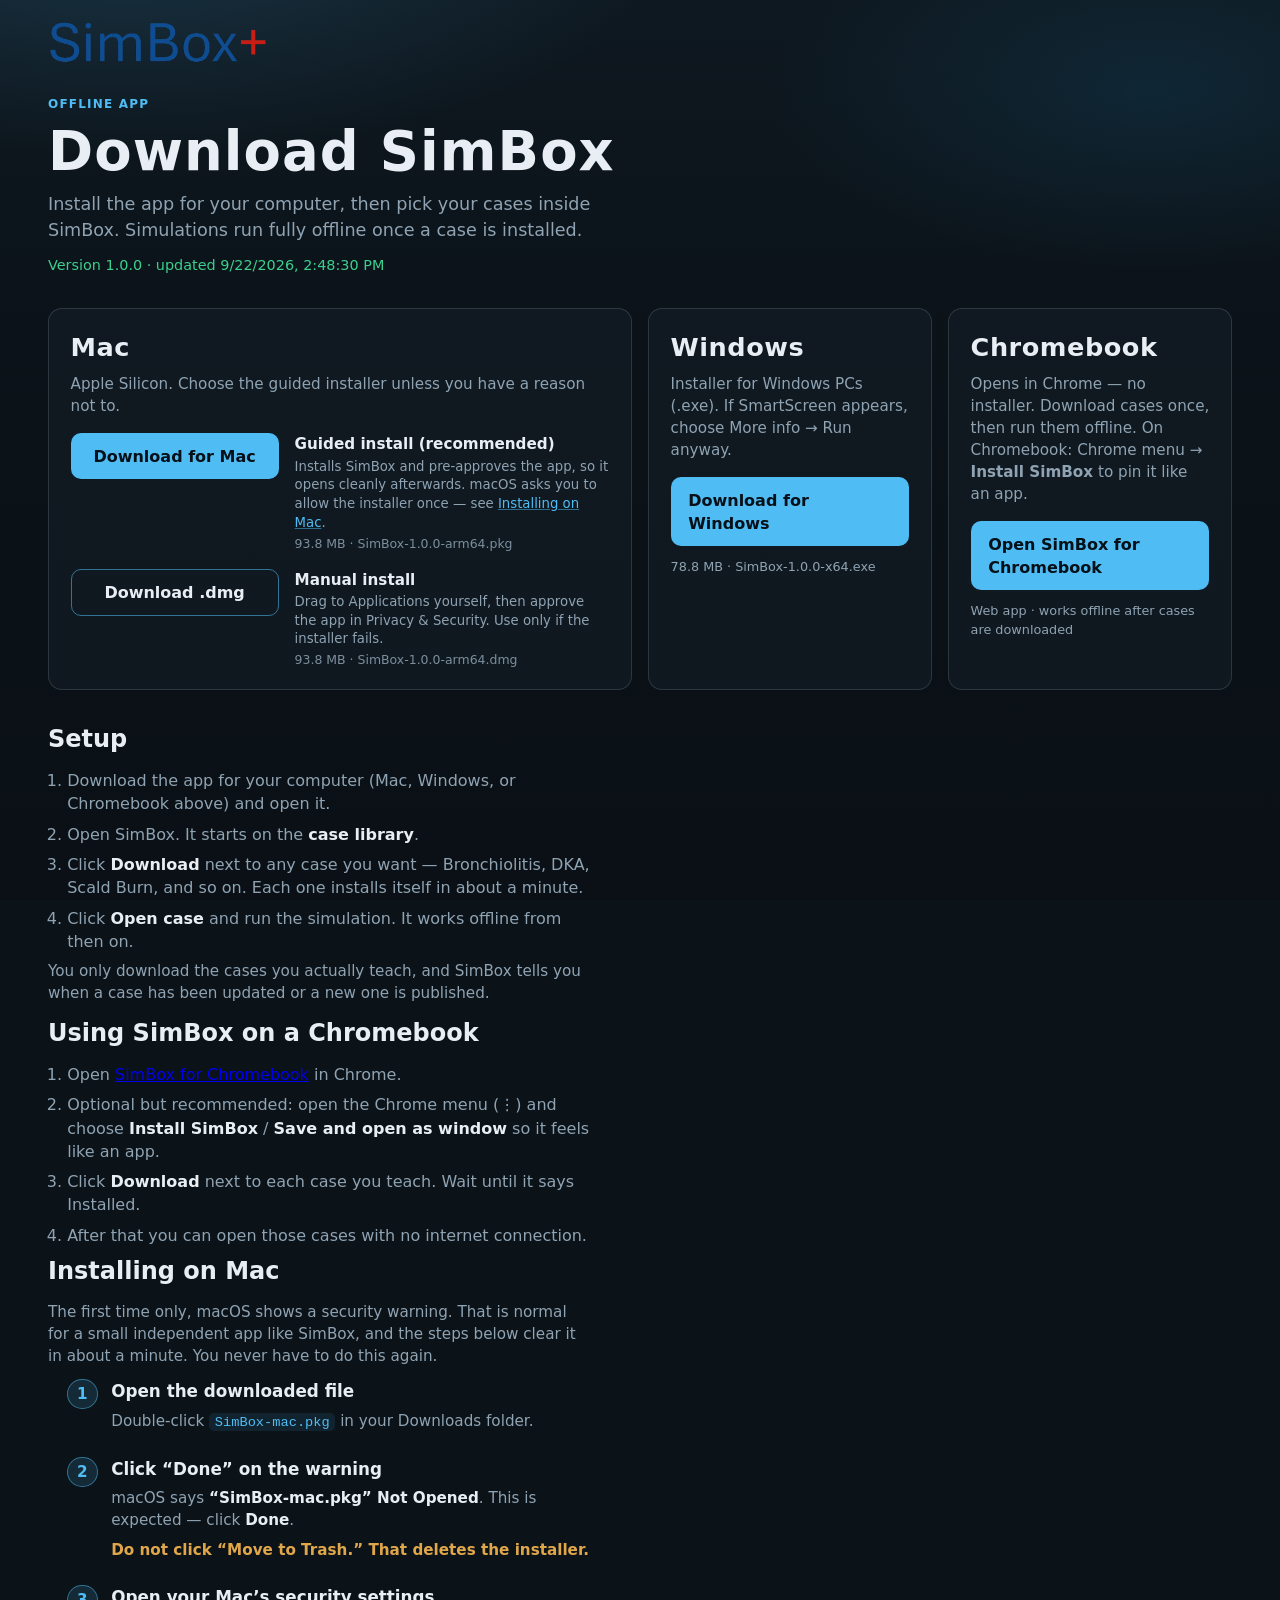
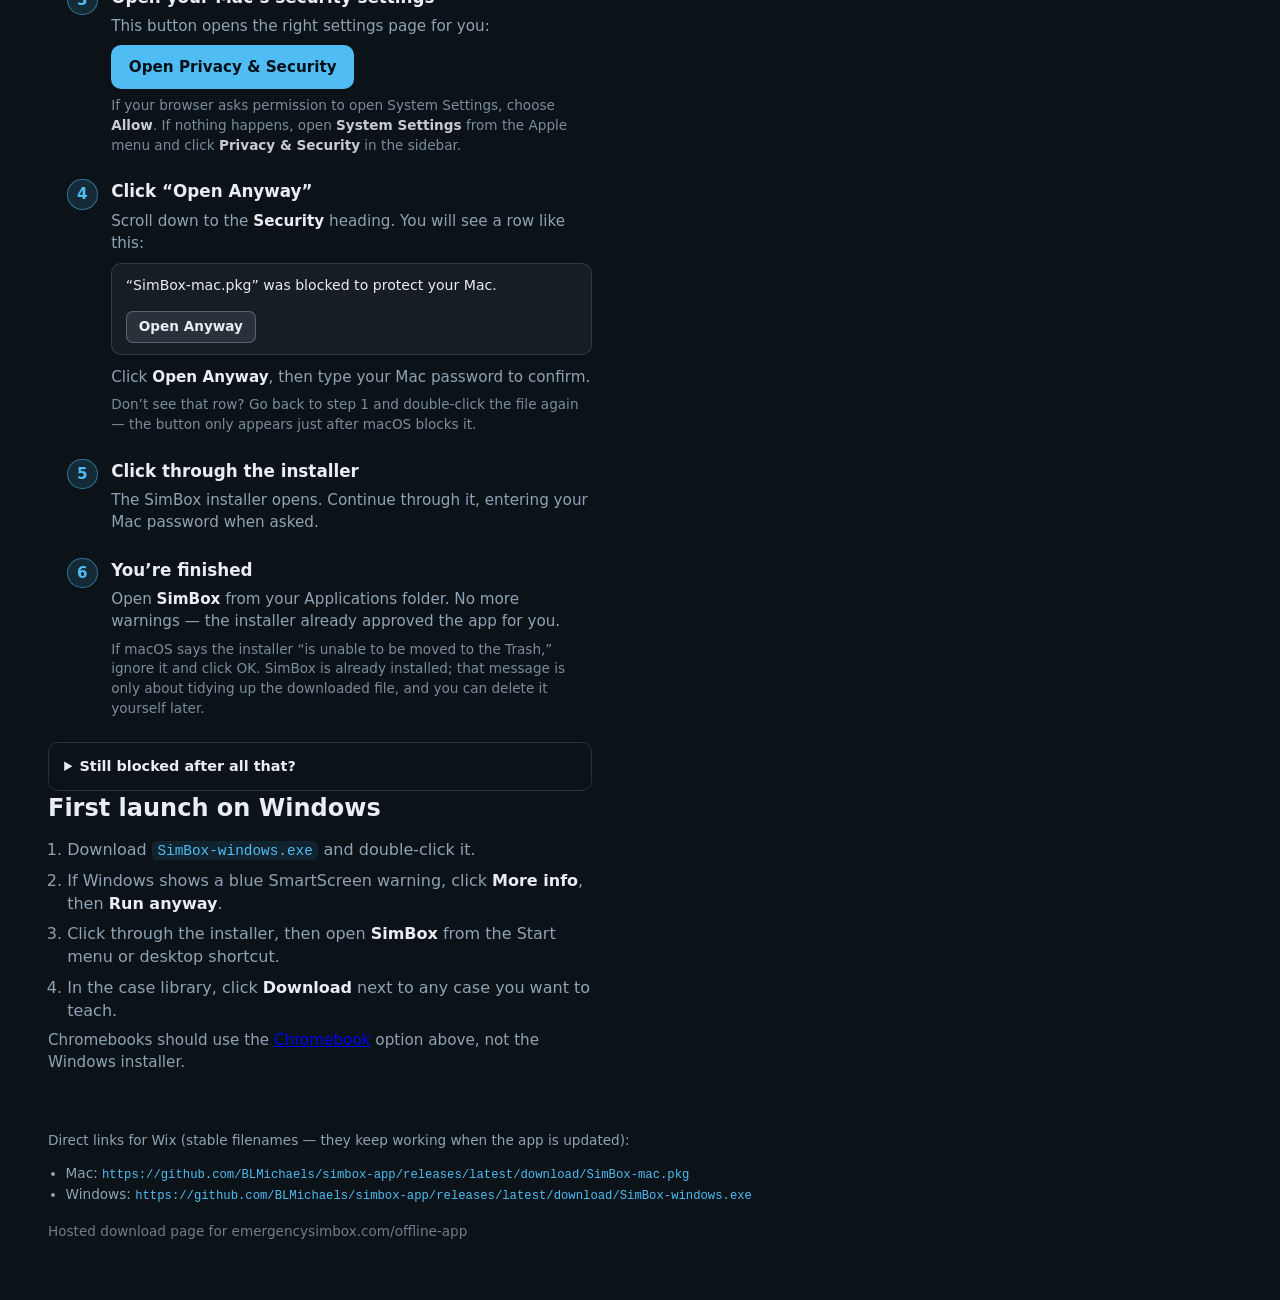
<file: docs/index.html>
<!DOCTYPE html>
<html lang="en">
<head>
  <meta charset="utf-8" />
  <meta name="viewport" content="width=device-width, initial-scale=1" />
  <title>Download SimBox — Offline App</title>
  <meta name="description" content="Download the SimBox offline app for Mac or Windows. Cases download inside the app." />
  <!-- Bump ?v= when styles.css or app.js changes, so browsers don't serve stale assets. -->
  <link rel="stylesheet" href="./styles.css?v=11" />
</head>
<body>
  <div class="atmosphere" aria-hidden="true"></div>

  <header class="top">
    <img class="brand-logo" src="./assets/simbox-logo.png" alt="SimBox+" width="220" height="44" />
  </header>

  <main class="hero">
    <p class="eyebrow">Offline app</p>
    <h1>Download SimBox</h1>
    <p class="lede">
      Install the app for your computer, then pick your cases inside SimBox.
      Simulations run fully offline once a case is installed.
    </p>
    <p class="version" id="version-line">Checking latest build…</p>
  </main>

  <section class="downloads" aria-label="Downloads">
    <article class="card" id="card-mac">
      <h2>Mac</h2>
      <p>Apple Silicon. Choose the guided installer unless you have a reason not to.</p>

      <div class="options">
        <div class="option" id="option-mac">
          <a class="btn" id="btn-mac" href="./files/SimBox-mac.pkg" download>Download for Mac</a>
          <div class="option-text">
            <span class="option-label">Guided install (recommended)</span>
            <span class="option-note">Installs SimBox and pre-approves the app, so it opens cleanly afterwards. macOS asks you to allow the installer once — see <a href="#mac-install">Installing on Mac</a>.</span>
            <span class="option-meta" id="meta-mac"></span>
          </div>
        </div>

        <div class="option" id="option-mac-dmg" hidden>
          <a class="btn btn-secondary" id="btn-mac-dmg" href="./files/SimBox-mac.dmg" download>Download .dmg</a>
          <div class="option-text">
            <span class="option-label">Manual install</span>
            <span class="option-note">Drag to Applications yourself, then approve the app in Privacy &amp; Security. Use only if the installer fails.</span>
            <span class="option-meta" id="meta-mac-dmg"></span>
          </div>
        </div>
      </div>
    </article>

    <article class="card" id="card-mac-intel" hidden>
      <h2>Mac (Intel)</h2>
      <p>For older Intel Macs.</p>
      <a class="btn" id="btn-mac-intel" href="./files/SimBox-mac-intel.dmg" download>Download for Mac (Intel)</a>
      <p class="meta" id="meta-mac-intel"></p>
    </article>

    <article class="card" id="card-windows">
      <h2>Windows</h2>
      <p>
        Installer for Windows PCs (.exe). If SmartScreen appears, choose More info → Run anyway.
      </p>
      <a class="btn" id="btn-windows" href="./files/SimBox-windows.exe" download>Download for Windows</a>
      <p class="meta" id="meta-windows"></p>
    </article>

    <article class="card" id="card-chromeos">
      <h2>Chromebook</h2>
      <p>
        Opens in Chrome — no installer. Download cases once, then run them offline.
        On Chromebook: Chrome menu → <strong>Install SimBox</strong> to pin it like an app.
      </p>
      <a class="btn" id="btn-chromeos" href="https://blmichaels.github.io/simbox-app/play/">Open SimBox for Chromebook</a>
      <p class="meta">Web app · works offline after cases are downloaded</p>
    </article>

    <article class="card" id="card-linux" hidden>
      <h2>Linux</h2>
      <p>AppImage. Run <code>chmod +x</code> on the file before opening.</p>
      <a class="btn" id="btn-linux" href="./files/SimBox-linux.AppImage" download>Download for Linux</a>
      <p class="meta" id="meta-linux"></p>
    </article>

  </section>

  <section class="howto">
    <h2>Setup</h2>
    <ol>
      <li>Download the app for your computer (Mac, Windows, or Chromebook above) and open it.</li>
      <li>Open SimBox. It starts on the <strong>case library</strong>.</li>
      <li>
        Click <strong>Download</strong> next to any case you want — Bronchiolitis, DKA, Scald
        Burn, and so on. Each one installs itself in about a minute.
      </li>
      <li>Click <strong>Open case</strong> and run the simulation. It works offline from then on.</li>
    </ol>
    <p class="note">
      You only download the cases you actually teach, and SimBox tells you when a case has been
      updated or a new one is published.
    </p>

    <h2 id="chromebook">Using SimBox on a Chromebook</h2>
    <ol>
      <li>Open <a href="https://blmichaels.github.io/simbox-app/play/">SimBox for Chromebook</a> in Chrome.</li>
      <li>
        Optional but recommended: open the Chrome menu (⋮) and choose
        <strong>Install SimBox</strong> / <strong>Save and open as window</strong> so it feels like an app.
      </li>
      <li>Click <strong>Download</strong> next to each case you teach. Wait until it says Installed.</li>
      <li>After that you can open those cases with no internet connection.</li>
    </ol>

    <h2 id="mac-install">Installing on Mac</h2>
    <p class="note">
      The first time only, macOS shows a security warning. That is normal for a small
      independent app like SimBox, and the steps below clear it in about a minute. You never
      have to do this again.
    </p>

    <ol class="walkthrough">
      <li>
        <h3>Open the downloaded file</h3>
        <p>Double-click <code>SimBox-mac.pkg</code> in your Downloads folder.</p>
      </li>

      <li>
        <h3>Click &ldquo;Done&rdquo; on the warning</h3>
        <p>
          macOS says <strong>&ldquo;SimBox-mac.pkg&rdquo; Not Opened</strong>. This is expected —
          click <strong>Done</strong>.
        </p>
        <p class="careful">Do not click &ldquo;Move to Trash.&rdquo; That deletes the installer.</p>
      </li>

      <li>
        <h3>Open your Mac&rsquo;s security settings</h3>
        <p>This button opens the right settings page for you:</p>
        <p>
          <a class="btn" href="x-apple.systempreferences:com.apple.settings.PrivacySecurity.extension">
            Open Privacy &amp; Security
          </a>
        </p>
        <p class="hint">
          If your browser asks permission to open System Settings, choose <strong>Allow</strong>.
          If nothing happens, open <strong>System Settings</strong> from the Apple menu and click
          <strong>Privacy &amp; Security</strong> in the sidebar.
        </p>
      </li>

      <li>
        <h3>Click &ldquo;Open Anyway&rdquo;</h3>
        <p>Scroll down to the <strong>Security</strong> heading. You will see a row like this:</p>
        <div class="settings-mock" aria-hidden="true">
          <span class="settings-mock-text">&ldquo;SimBox-mac.pkg&rdquo; was blocked to protect your Mac.</span>
          <span class="settings-mock-btn">Open Anyway</span>
        </div>
        <p>Click <strong>Open Anyway</strong>, then type your Mac password to confirm.</p>
        <p class="hint">
          Don&rsquo;t see that row? Go back to step 1 and double-click the file again — the button
          only appears just after macOS blocks it.
        </p>
      </li>

      <li>
        <h3>Click through the installer</h3>
        <p>
          The SimBox installer opens. Continue through it, entering your Mac password when asked.
        </p>
      </li>

      <li>
        <h3>You&rsquo;re finished</h3>
        <p>
          Open <strong>SimBox</strong> from your Applications folder. No more warnings — the
          installer already approved the app for you.
        </p>
        <p class="hint">
          If macOS says the installer &ldquo;is unable to be moved to the Trash,&rdquo; ignore it and
          click OK. SimBox is already installed; that message is only about tidying up the
          downloaded file, and you can delete it yourself later.
        </p>
      </li>
    </ol>

    <details class="fallback">
      <summary>Still blocked after all that?</summary>
      <p>
        Open the <strong>Terminal</strong> app, paste the line below, press Return, then double-click
        the installer again. This removes the download flag macOS put on the file.
      </p>
      <p><code>xattr -d com.apple.quarantine ~/Downloads/SimBox-mac.pkg</code></p>
      <p>
        If you would rather not do that, send the file back to us and we can install SimBox with you
        directly.
      </p>
    </details>

    <h2>First launch on Windows</h2>
    <ol>
      <li>Download <code>SimBox-windows.exe</code> and double-click it.</li>
      <li>If Windows shows a blue SmartScreen warning, click <strong>More info</strong>, then <strong>Run anyway</strong>.</li>
      <li>Click through the installer, then open <strong>SimBox</strong> from the Start menu or desktop shortcut.</li>
      <li>In the case library, click <strong>Download</strong> next to any case you want to teach.</li>
    </ol>
    <p class="note">
      Chromebooks should use the <a href="#chromebook">Chromebook</a> option above, not the Windows installer.
    </p>
  </section>

  <footer class="foot">
    <p>
      Direct links for Wix (stable filenames — they keep working when the app is updated):
    </p>
    <ul class="direct-links">
      <li>Mac: <code id="url-mac">./files/SimBox-mac.pkg</code></li>
      <li>Windows: <code id="url-windows">./files/SimBox-windows.exe</code></li>
    </ul>
    <p class="muted">Hosted download page for emergencysimbox.com/offline-app</p>
  </footer>

  <script src="./app.js?v=11"></script>
</body>
</html>
</file>
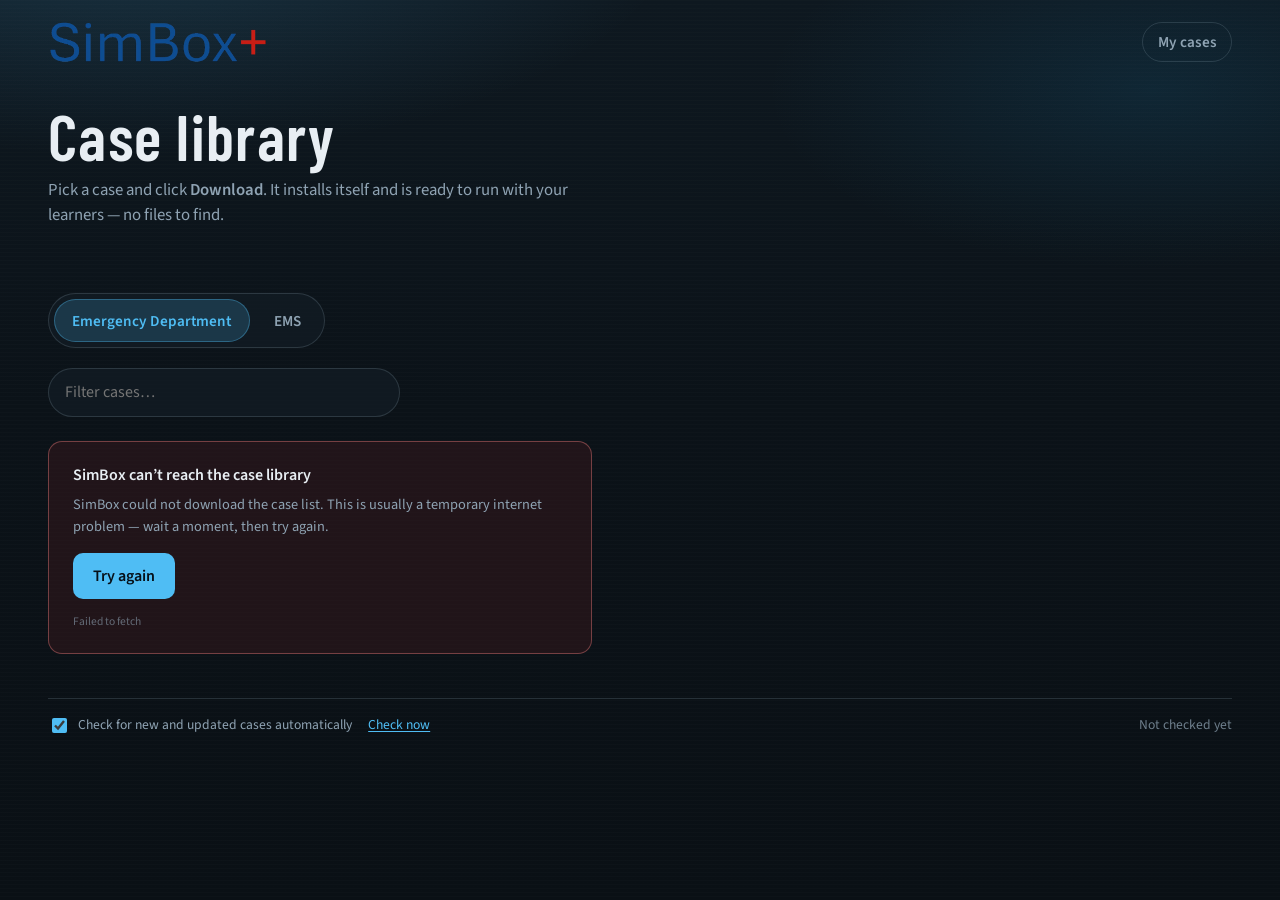
<file: docs/play/library.html>
<!DOCTYPE html>
<html lang="en">
<head>
  <meta charset="utf-8" />
  <meta name="viewport" content="width=device-width, initial-scale=1" />
  <title>SimBox — Case Library</title>
  <link rel="manifest" href="manifest.webmanifest" />
  <link rel="icon" type="image/png" sizes="192x192" href="icon-192.png" />
  <link rel="apple-touch-icon" href="icon-512.png" />
  <meta name="theme-color" content="#0b1218" />
  <link rel="stylesheet" href="fonts/fonts.css" />
  <link rel="stylesheet" href="home.css" />
  <link rel="stylesheet" href="library.css" />
  <script src="pwa-boot.js"></script>
</head>
<body>
  <div class="atmosphere" aria-hidden="true"></div>

  <header class="top">
    <a class="brand" href="index.html" aria-label="SimBox+ home">
      <img class="brand-logo" src="simbox-logo.png" alt="SimBox+" width="220" height="44" />
    </a>
    <a class="lib-header-link" href="index.html" id="picker-link">My cases</a>
  </header>

  <main class="hero">
    <h1>Case library</h1>
    <p class="lede">
      Pick a case and click <strong>Download</strong>. It installs itself and is ready to run
      with your learners — no files to find.
    </p>
  </main>

  <section class="cases" aria-label="Case library">
    <div class="lib-updates" id="update-banner" hidden>
      <div>
        <p class="lib-updates-title" id="update-title"></p>
        <p class="lib-updates-text" id="update-text"></p>
      </div>
      <button type="button" class="btn-primary" id="update-all-btn">Update all</button>
    </div>

    <p class="lib-status" id="library-status" role="status" aria-live="polite">Loading cases…</p>

    <div class="section-toggle" role="tablist" aria-label="Case section">
      <button
        type="button"
        class="section-tab is-active"
        role="tab"
        id="tab-ed"
        aria-selected="true"
        aria-controls="library-grid"
        data-section="ed"
      >
        Emergency Department
      </button>
      <button
        type="button"
        class="section-tab"
        role="tab"
        id="tab-ems"
        aria-selected="false"
        aria-controls="library-grid"
        data-section="ems"
      >
        EMS
      </button>
    </div>

    <div class="cases-toolbar">
      <label class="search-wrap">
        <span class="sr-only">Search cases</span>
        <input id="search" type="search" placeholder="Filter cases…" autocomplete="off" />
      </label>
      <p class="count" id="case-count"></p>
    </div>

    <div class="lib-offline" id="library-offline" hidden>
      <p class="lib-offline-title">SimBox can’t reach the case library</p>
      <p class="lib-offline-text" id="library-offline-text">
        This usually means the computer is offline. Connect to the internet, then try again.
      </p>
      <button type="button" class="btn-primary" id="retry-btn">Try again</button>
      <p class="lib-offline-detail" id="library-offline-detail" hidden></p>
    </div>

    <div class="grid" id="library-grid"></div>

    <p class="lib-empty" id="empty" hidden>No cases match that search.</p>

    <div class="lib-settings">
      <label class="lib-toggle">
        <input type="checkbox" id="auto-check" />
        <span>Check for new and updated cases automatically</span>
      </label>
      <button type="button" class="lib-check-now" id="check-now-btn">Check now</button>
      <span class="lib-checked" id="last-checked"></span>
    </div>
  </section>

  <script src="library.js"></script>
</body>
</html>
</file>
<file: docs/styles.css>
:root {
  --bg: #0b1218;
  --bg-elevated: #121c24;
  --ink: #e8eef3;
  --muted: #8fa3b3;
  --line: rgba(143, 163, 179, 0.22);
  --accent: #4fbdf4;
  --ok: #3dcf8e;
  --warn: #e0a64a;
  --radius: 14px;
  --font-display: "Barlow Condensed", "Arial Narrow", system-ui, sans-serif;
  --font-body: "Source Sans 3", "Segoe UI", system-ui, sans-serif;
}

*,
*::before,
*::after {
  box-sizing: border-box;
}

html,
body {
  margin: 0;
  min-height: 100%;
}

body {
  font-family: var(--font-body);
  color: var(--ink);
  background: var(--bg);
  line-height: 1.45;
}

.atmosphere {
  position: fixed;
  inset: 0;
  z-index: -1;
  background:
    radial-gradient(ellipse 80% 50% at 10% -10%, rgba(79, 189, 244, 0.18), transparent 55%),
    radial-gradient(ellipse 60% 40% at 90% 10%, rgba(26, 122, 168, 0.16), transparent 50%),
    linear-gradient(180deg, #0e1820 0%, #0b1218 45%, #0a1015 100%);
}

.top {
  padding: 1.25rem clamp(1.25rem, 4vw, 3rem) 0;
}

.brand-logo {
  display: block;
  height: clamp(2rem, 4.5vw, 2.75rem);
  width: auto;
  background: transparent;
}

.hero {
  padding: 2rem clamp(1.25rem, 4vw, 3rem) 1.5rem;
  max-width: 44rem;
}

.eyebrow {
  margin: 0 0 0.6rem;
  color: var(--accent);
  font-size: 0.75rem;
  font-weight: 700;
  letter-spacing: 0.1em;
  text-transform: uppercase;
}

.hero h1 {
  margin: 0 0 0.75rem;
  font-family: var(--font-display);
  font-size: clamp(2.4rem, 6vw, 3.4rem);
  font-weight: 700;
  letter-spacing: 0.02em;
  line-height: 1.05;
}

.lede {
  margin: 0 0 0.75rem;
  color: var(--muted);
  font-size: 1.1rem;
}

.version {
  margin: 0;
  color: var(--ok);
  font-size: 0.9rem;
}

.downloads {
  display: grid;
  grid-template-columns: repeat(auto-fit, minmax(240px, 1fr));
  gap: 1rem;
  padding: 0.5rem clamp(1.25rem, 4vw, 3rem) 2rem;
}

.card {
  padding: 1.25rem 1.35rem;
  border: 1px solid var(--line);
  border-radius: var(--radius);
  background: rgba(18, 28, 36, 0.72);
}

.card[hidden] {
  display: none !important;
}

.card.unavailable {
  opacity: 0.55;
}

.card h2 {
  margin: 0 0 0.45rem;
  font-family: var(--font-display);
  font-size: 1.6rem;
  font-weight: 600;
  letter-spacing: 0.02em;
}

.card p {
  margin: 0 0 1rem;
  color: var(--muted);
  font-size: 0.95rem;
}

.btn {
  display: inline-flex;
  align-items: center;
  justify-content: center;
  padding: 0.7rem 1.1rem;
  border-radius: 10px;
  background: var(--accent);
  color: #061018;
  font-weight: 700;
  text-decoration: none;
  transition: transform 0.15s ease, background 0.15s ease, opacity 0.15s ease;
}

.btn:hover {
  transform: translateY(-1px);
  background: #6ecaf7;
}

.btn.disabled,
.card.unavailable .btn,
.option.unavailable .btn {
  pointer-events: none;
  opacity: 0.5;
}

/* Mac ships two installers in one card, so it needs room for stacked rows. */
@media (min-width: 640px) {
  #card-mac {
    grid-column: span 2;
  }
}

.options {
  display: flex;
  flex-direction: column;
  gap: 1rem;
}

.option {
  display: flex;
  align-items: flex-start;
  gap: 1rem;
  flex-wrap: wrap;
}

.option[hidden] {
  display: none !important;
}

.option .btn {
  flex: 0 0 auto;
  min-width: min(13rem, 100%);
}

.option-text {
  display: flex;
  flex-direction: column;
  gap: 0.15rem;
  min-width: 0;
  flex: 1 1 14rem;
}

.option-label {
  color: var(--ink);
  font-size: 0.95rem;
  font-weight: 600;
}

.option-note {
  color: var(--muted);
  font-size: 0.83rem;
  line-height: 1.4;
}

.option-meta {
  color: var(--muted);
  font-size: 0.78rem;
  opacity: 0.85;
}

.option-note a {
  color: var(--accent);
  text-decoration-color: rgba(79, 189, 244, 0.5);
}

.btn-secondary {
  background: transparent;
  color: var(--ink);
  border: 1px solid rgba(79, 189, 244, 0.55);
}

.btn-secondary:hover {
  background: rgba(79, 189, 244, 0.12);
}

.meta {
  margin: 0.75rem 0 0 !important;
  font-size: 0.8rem !important;
  color: var(--muted);
}

.howto {
  padding: 0 clamp(1.25rem, 4vw, 3rem) 2rem;
  max-width: 40rem;
}

.howto h2 {
  margin: 0 0 0.75rem;
  font-family: var(--font-display);
  font-size: 1.5rem;
  font-weight: 600;
}

.howto ol {
  margin: 0;
  padding-left: 1.2rem;
  color: var(--muted);
}

.howto li {
  margin-bottom: 0.45rem;
}

.howto h2 + .note {
  margin-top: 0;
}

.howto .note {
  margin: 0 0 0.75rem;
  color: var(--muted);
  font-size: 0.95rem;
}

.howto code {
  padding: 0.1rem 0.35rem;
  border-radius: 5px;
  background: rgba(79, 189, 244, 0.1);
  color: var(--accent);
  word-break: break-all;
}

.howto strong {
  color: var(--ink);
}

/* Numbered walkthrough for the one-time macOS security prompt. */
.walkthrough {
  margin: 1.25rem 0 1.5rem;
  padding: 0;
  list-style: none;
  counter-reset: step;
}

.walkthrough > li {
  position: relative;
  margin: 0 0 1.5rem;
  padding-left: 2.75rem;
  counter-increment: step;
}

.walkthrough > li::before {
  content: counter(step);
  position: absolute;
  top: 0;
  left: 0;
  display: grid;
  place-items: center;
  width: 1.9rem;
  height: 1.9rem;
  border: 1px solid rgba(79, 189, 244, 0.5);
  border-radius: 50%;
  background: rgba(79, 189, 244, 0.14);
  color: var(--accent);
  font-size: 0.95rem;
  font-weight: 700;
}

.walkthrough h3 {
  margin: 0.15rem 0 0.4rem;
  color: var(--ink);
  font-size: 1.05rem;
  font-weight: 600;
}

.walkthrough p {
  margin: 0 0 0.45rem;
  color: var(--muted);
  font-size: 0.95rem;
}

.walkthrough .careful {
  color: var(--warn);
  font-weight: 600;
}

.walkthrough .hint {
  font-size: 0.85rem;
  opacity: 0.85;
}

/* Mimics the System Settings row so users recognize what to look for. */
.settings-mock {
  display: flex;
  align-items: center;
  justify-content: space-between;
  gap: 1rem;
  flex-wrap: wrap;
  margin: 0.55rem 0 0.7rem;
  padding: 0.7rem 0.85rem;
  border: 1px solid var(--line);
  border-radius: 10px;
  background: rgba(232, 238, 243, 0.05);
}

.settings-mock-text {
  color: var(--ink);
  font-size: 0.88rem;
}

.settings-mock-btn {
  padding: 0.3rem 0.75rem;
  border: 1px solid rgba(143, 163, 179, 0.45);
  border-radius: 7px;
  background: rgba(143, 163, 179, 0.16);
  color: var(--ink);
  font-size: 0.85rem;
  font-weight: 600;
  white-space: nowrap;
}

.fallback {
  margin: 1.25rem 0 0;
  padding: 0.8rem 0.95rem;
  border: 1px solid var(--line);
  border-radius: 10px;
  color: var(--muted);
  font-size: 0.9rem;
}

.fallback summary {
  cursor: pointer;
  color: var(--ink);
  font-weight: 600;
}

.fallback p {
  margin: 0.65rem 0 0;
}

.foot {
  padding: 0 clamp(1.25rem, 4vw, 3rem) 3rem;
  color: var(--muted);
  font-size: 0.85rem;
}

.direct-links {
  margin: 0.5rem 0 1rem;
  padding-left: 1.1rem;
}

.direct-links code {
  color: var(--accent);
  word-break: break-all;
}

.muted {
  opacity: 0.75;
}

code {
  font-family: ui-monospace, SFMono-Regular, Menlo, Consolas, monospace;
  font-size: 0.9em;
}
</file>
<file: docs/play/fonts/fonts.css>
/* Self-hosted for offline use (SIL Open Font License). */

@font-face {
  font-family: "Barlow Condensed";
  font-style: normal;
  font-weight: 600;
  font-display: swap;
  src: url("./barlow-condensed-600-ext.woff2") format("woff2");
  unicode-range: U+0100-02BA, U+02BD-02C5, U+02C7-02CC, U+02CE-02D7, U+02DD-02FF, U+0304, U+0308, U+0329, U+1D00-1DBF, U+1E00-1E9F, U+1EF2-1EFF, U+2020, U+20A0-20AB, U+20AD-20C0, U+2113, U+2C60-2C7F, U+A720-A7FF;
}

@font-face {
  font-family: "Barlow Condensed";
  font-style: normal;
  font-weight: 600;
  font-display: swap;
  src: url("./barlow-condensed-600.woff2") format("woff2");
  unicode-range: U+0000-00FF, U+0131, U+0152-0153, U+02BB-02BC, U+02C6, U+02DA, U+02DC, U+0304, U+0308, U+0329, U+2000-206F, U+20AC, U+2122, U+2191, U+2193, U+2212, U+2215, U+FEFF, U+FFFD;
}

@font-face {
  font-family: "Barlow Condensed";
  font-style: normal;
  font-weight: 700;
  font-display: swap;
  src: url("./barlow-condensed-700-ext.woff2") format("woff2");
  unicode-range: U+0100-02BA, U+02BD-02C5, U+02C7-02CC, U+02CE-02D7, U+02DD-02FF, U+0304, U+0308, U+0329, U+1D00-1DBF, U+1E00-1E9F, U+1EF2-1EFF, U+2020, U+20A0-20AB, U+20AD-20C0, U+2113, U+2C60-2C7F, U+A720-A7FF;
}

@font-face {
  font-family: "Barlow Condensed";
  font-style: normal;
  font-weight: 700;
  font-display: swap;
  src: url("./barlow-condensed-700.woff2") format("woff2");
  unicode-range: U+0000-00FF, U+0131, U+0152-0153, U+02BB-02BC, U+02C6, U+02DA, U+02DC, U+0304, U+0308, U+0329, U+2000-206F, U+20AC, U+2122, U+2191, U+2193, U+2212, U+2215, U+FEFF, U+FFFD;
}

@font-face {
  font-family: "Source Sans 3";
  font-style: normal;
  font-weight: 400;
  font-display: swap;
  src: url("./source-sans-3-400-ext.woff2") format("woff2");
  unicode-range: U+0100-02BA, U+02BD-02C5, U+02C7-02CC, U+02CE-02D7, U+02DD-02FF, U+0304, U+0308, U+0329, U+1D00-1DBF, U+1E00-1E9F, U+1EF2-1EFF, U+2020, U+20A0-20AB, U+20AD-20C0, U+2113, U+2C60-2C7F, U+A720-A7FF;
}

@font-face {
  font-family: "Source Sans 3";
  font-style: normal;
  font-weight: 400;
  font-display: swap;
  src: url("./source-sans-3-400.woff2") format("woff2");
  unicode-range: U+0000-00FF, U+0131, U+0152-0153, U+02BB-02BC, U+02C6, U+02DA, U+02DC, U+0304, U+0308, U+0329, U+2000-206F, U+20AC, U+2122, U+2191, U+2193, U+2212, U+2215, U+FEFF, U+FFFD;
}

@font-face {
  font-family: "Source Sans 3";
  font-style: normal;
  font-weight: 500;
  font-display: swap;
  src: url("./source-sans-3-500-ext.woff2") format("woff2");
  unicode-range: U+0100-02BA, U+02BD-02C5, U+02C7-02CC, U+02CE-02D7, U+02DD-02FF, U+0304, U+0308, U+0329, U+1D00-1DBF, U+1E00-1E9F, U+1EF2-1EFF, U+2020, U+20A0-20AB, U+20AD-20C0, U+2113, U+2C60-2C7F, U+A720-A7FF;
}

@font-face {
  font-family: "Source Sans 3";
  font-style: normal;
  font-weight: 500;
  font-display: swap;
  src: url("./source-sans-3-500.woff2") format("woff2");
  unicode-range: U+0000-00FF, U+0131, U+0152-0153, U+02BB-02BC, U+02C6, U+02DA, U+02DC, U+0304, U+0308, U+0329, U+2000-206F, U+20AC, U+2122, U+2191, U+2193, U+2212, U+2215, U+FEFF, U+FFFD;
}

@font-face {
  font-family: "Source Sans 3";
  font-style: normal;
  font-weight: 600;
  font-display: swap;
  src: url("./source-sans-3-600-ext.woff2") format("woff2");
  unicode-range: U+0100-02BA, U+02BD-02C5, U+02C7-02CC, U+02CE-02D7, U+02DD-02FF, U+0304, U+0308, U+0329, U+1D00-1DBF, U+1E00-1E9F, U+1EF2-1EFF, U+2020, U+20A0-20AB, U+20AD-20C0, U+2113, U+2C60-2C7F, U+A720-A7FF;
}

@font-face {
  font-family: "Source Sans 3";
  font-style: normal;
  font-weight: 600;
  font-display: swap;
  src: url("./source-sans-3-600.woff2") format("woff2");
  unicode-range: U+0000-00FF, U+0131, U+0152-0153, U+02BB-02BC, U+02C6, U+02DA, U+02DC, U+0304, U+0308, U+0329, U+2000-206F, U+20AC, U+2122, U+2191, U+2193, U+2212, U+2215, U+FEFF, U+FFFD;
}
</file>
<file: docs/play/home.css>
:root {
  --bg: #0b1218;
  --bg-elevated: #121c24;
  --ink: #e8eef3;
  --muted: #8fa3b3;
  --line: rgba(143, 163, 179, 0.22);
  --accent: #4fbdf4;
  --accent-deep: #1a7aa8;
  --ok: #3dcf8e;
  --warn: #e0a64a;
  --radius: 14px;
  --font-display: "Barlow Condensed", system-ui, sans-serif;
  --font-body: "Source Sans 3", system-ui, sans-serif;
}

*,
*::before,
*::after {
  box-sizing: border-box;
}

html,
body {
  margin: 0;
  min-height: 100%;
}

body {
  font-family: var(--font-body);
  color: var(--ink);
  background: var(--bg);
  line-height: 1.45;
}

.atmosphere {
  position: fixed;
  inset: 0;
  z-index: -1;
  background:
    radial-gradient(ellipse 80% 50% at 10% -10%, rgba(79, 189, 244, 0.18), transparent 55%),
    radial-gradient(ellipse 60% 40% at 90% 10%, rgba(26, 122, 168, 0.16), transparent 50%),
    linear-gradient(180deg, #0e1820 0%, #0b1218 45%, #0a1015 100%);
}

.atmosphere::after {
  content: "";
  position: absolute;
  inset: 0;
  background-image: linear-gradient(rgba(255, 255, 255, 0.03) 1px, transparent 1px);
  background-size: 100% 4px;
  opacity: 0.35;
  pointer-events: none;
}

.sr-only {
  position: absolute;
  width: 1px;
  height: 1px;
  padding: 0;
  margin: -1px;
  overflow: hidden;
  clip: rect(0, 0, 0, 0);
  border: 0;
}

.top {
  display: flex;
  align-items: center;
  justify-content: space-between;
  gap: 1rem;
  padding: 1.25rem clamp(1.25rem, 4vw, 3rem) 0;
}

.brand {
  display: inline-flex;
  align-items: center;
  margin: 0;
  text-decoration: none;
  background: transparent;
  border: none;
  box-shadow: none;
  animation: rise 0.7s ease both;
}

.brand-logo {
  display: block;
  height: clamp(2rem, 4.5vw, 2.75rem);
  width: auto;
  background: transparent;
  border: none;
  box-shadow: none;
  /* Avoid any browser/default image framing */
  mix-blend-mode: normal;
}

.status {
  display: none;
  margin: 0;
  font-size: 0.85rem;
  color: var(--muted);
  animation: rise 0.7s ease 0.08s both;
}

.status[data-state="ok"] {
  color: var(--ok);
}

.status[data-state="error"] {
  color: #f07178;
}

.hero {
  padding: 2.5rem clamp(1.25rem, 4vw, 3rem) 1.25rem;
  max-width: 42rem;
}

.hero h1 {
  margin: 0 0 0.65rem;
  font-family: var(--font-display);
  font-size: clamp(2.4rem, 7vw, 4rem);
  font-weight: 600;
  letter-spacing: 0.02em;
  line-height: 1;
  animation: rise 0.75s ease 0.12s both;
}

.lede {
  margin: 0;
  color: var(--muted);
  font-size: 1.05rem;
  max-width: 34rem;
  animation: rise 0.75s ease 0.18s both;
}

.cases {
  padding: 0.5rem clamp(1.25rem, 4vw, 3rem) 3rem;
}

.section-toggle {
  display: inline-flex;
  gap: 0.35rem;
  padding: 0.3rem;
  margin-bottom: 1.25rem;
  border: 1px solid var(--line);
  border-radius: 999px;
  background: rgba(18, 28, 36, 0.85);
  animation: rise 0.7s ease 0.2s both;
}

.section-tab {
  appearance: none;
  border: none;
  background: transparent;
  color: var(--muted);
  font-family: var(--font-body);
  font-size: 0.95rem;
  font-weight: 600;
  padding: 0.65rem 1.15rem;
  border-radius: 999px;
  cursor: pointer;
  transition: background 0.2s ease, color 0.2s ease, box-shadow 0.2s ease;
}

.section-tab:hover {
  color: var(--ink);
}

.section-tab.is-active {
  background: rgba(79, 189, 244, 0.18);
  color: var(--accent);
  box-shadow: inset 0 0 0 1px rgba(79, 189, 244, 0.35);
}

.section-tab:focus-visible {
  outline: none;
  box-shadow: 0 0 0 3px rgba(79, 189, 244, 0.35);
}

.cases-toolbar {
  display: flex;
  align-items: center;
  justify-content: space-between;
  gap: 1rem;
  margin-bottom: 1.25rem;
  animation: rise 0.7s ease 0.22s both;
}

.search-wrap {
  flex: 1;
  max-width: 22rem;
}

#search {
  width: 100%;
  padding: 0.75rem 1rem;
  border: 1px solid var(--line);
  border-radius: 999px;
  background: rgba(18, 28, 36, 0.85);
  color: var(--ink);
  font: inherit;
  outline: none;
  transition: border-color 0.2s ease, box-shadow 0.2s ease;
}

#search:focus {
  border-color: var(--accent);
  box-shadow: 0 0 0 3px rgba(79, 189, 244, 0.2);
}

.count {
  margin: 0;
  color: var(--muted);
  font-size: 0.9rem;
  white-space: nowrap;
}

.grid {
  display: grid;
  grid-template-columns: repeat(auto-fill, minmax(240px, 1fr));
  gap: 1rem;
}

.case {
  display: flex;
  flex-direction: column;
  text-decoration: none;
  color: inherit;
  background: var(--bg-elevated);
  border: 1px solid var(--line);
  border-radius: var(--radius);
  overflow: hidden;
  min-height: 220px;
  transition: transform 0.22s ease, border-color 0.22s ease, box-shadow 0.22s ease;
  animation: rise 0.65s ease both;
}

.case:hover,
.case:focus-visible {
  transform: translateY(-3px);
  border-color: rgba(79, 189, 244, 0.55);
  box-shadow: 0 14px 30px rgba(0, 0, 0, 0.35);
  outline: none;
}

.case:focus-visible {
  box-shadow: 0 0 0 3px rgba(79, 189, 244, 0.35), 0 14px 30px rgba(0, 0, 0, 0.35);
}

.thumb {
  aspect-ratio: 16 / 10;
  background:
    linear-gradient(145deg, rgba(79, 189, 244, 0.2), transparent 60%),
    #17232d;
  background-size: cover;
  background-position: center;
  position: relative;
}

.thumb::after {
  content: "Open case";
  position: absolute;
  inset: auto 0.75rem 0.75rem auto;
  padding: 0.35rem 0.7rem;
  border-radius: 999px;
  background: rgba(11, 18, 24, 0.82);
  color: var(--accent);
  font-size: 0.75rem;
  font-weight: 600;
  letter-spacing: 0.04em;
  text-transform: uppercase;
  opacity: 0;
  transform: translateY(4px);
  transition: opacity 0.2s ease, transform 0.2s ease;
}

.case:hover .thumb::after,
.case:focus-visible .thumb::after {
  opacity: 1;
  transform: translateY(0);
}

.meta {
  padding: 1rem 1.1rem 1.15rem;
  display: flex;
  flex-direction: column;
  gap: 0.35rem;
  flex: 1;
}

.meta h2 {
  margin: 0;
  font-family: var(--font-display);
  font-size: 1.55rem;
  font-weight: 600;
  letter-spacing: 0.02em;
  line-height: 1.1;
}

.meta p {
  margin: 0;
  color: var(--muted);
  font-size: 0.88rem;
}

.badge {
  display: inline-flex;
  align-items: center;
  gap: 0.35rem;
  margin-top: auto;
  padding-top: 0.65rem;
  font-size: 0.75rem;
  color: var(--muted);
}

.badge::before {
  content: "";
  width: 0.45rem;
  height: 0.45rem;
  border-radius: 50%;
  background: var(--warn);
}

.badge.ready::before {
  background: var(--ok);
}

.empty {
  margin: 2rem 0 0;
  color: var(--muted);
}

/* Shown on the picker when the background check finds new or changed cases. */
.updates-banner {
  display: flex;
  align-items: center;
  justify-content: space-between;
  gap: 1rem;
  flex-wrap: wrap;
  margin: 0.5rem clamp(1.25rem, 4vw, 3rem) 0;
  padding: 0.9rem 1.1rem;
  border: 1px solid rgba(79, 189, 244, 0.45);
  border-radius: var(--radius);
  background: linear-gradient(
    135deg,
    rgba(79, 189, 244, 0.14),
    rgba(18, 28, 36, 0.6)
  );
  animation: rise 0.6s ease both;
}

.updates-banner[hidden] {
  display: none !important;
}

.updates-banner-title {
  margin: 0 0 0.2rem;
  color: var(--ink);
  font-size: 1rem;
  font-weight: 700;
}

.updates-banner-text {
  margin: 0;
  color: var(--muted);
  font-size: 0.88rem;
}

.updates-banner-btn {
  flex: 0 0 auto;
  padding: 0.6rem 1.1rem;
  border-radius: 10px;
  background: var(--accent);
  color: #061018;
  font-weight: 700;
  font-size: 0.92rem;
  text-decoration: none;
  transition: transform 0.15s ease, background 0.15s ease;
}

.updates-banner-btn:hover {
  transform: translateY(-1px);
  background: #6ecaf7;
}

.coming-soon {
  margin: 0.25rem 0 1.5rem;
  padding: 2rem 1.5rem;
  border: 1px solid rgba(224, 166, 74, 0.35);
  border-radius: var(--radius);
  background:
    linear-gradient(135deg, rgba(224, 166, 74, 0.12), rgba(18, 28, 36, 0.55));
  text-align: center;
  animation: rise 0.65s ease both;
}

.coming-soon[hidden] {
  display: none !important;
}

.coming-soon-badge {
  display: inline-block;
  margin: 0 0 0.85rem;
  padding: 0.35rem 0.8rem;
  border-radius: 999px;
  background: rgba(224, 166, 74, 0.2);
  border: 1px solid rgba(224, 166, 74, 0.55);
  color: #f0c57a;
  font-size: 0.75rem;
  font-weight: 700;
  letter-spacing: 0.08em;
  text-transform: uppercase;
}

.coming-soon h2 {
  margin: 0 0 0.55rem;
  font-family: var(--font-display);
  font-size: clamp(1.6rem, 4vw, 2.2rem);
  font-weight: 600;
  letter-spacing: 0.02em;
  color: var(--ink);
}

.coming-soon p {
  margin: 0 auto;
  max-width: 34rem;
  color: var(--muted);
  font-size: 1rem;
  line-height: 1.5;
}

.case .meta {
  /* when mobile badge is hidden, keep card height comfortable */
  min-height: 4.5rem;
}

.mobile-only[hidden] {
  display: none !important;
}

.desktop-only[hidden] {
  display: none !important;
}

.foot {
  padding: 0 clamp(1.25rem, 4vw, 3rem) 2rem;
  color: var(--muted);
  font-size: 0.85rem;
}

.foot code {
  color: var(--accent);
  font-size: 0.9em;
}

.foot a {
  color: var(--accent);
  text-decoration: none;
}

.foot a:hover {
  text-decoration: underline;
}

.foot .sep {
  margin: 0 0.4rem;
  opacity: 0.5;
}

.foot .linkish {
  appearance: none;
  border: none;
  background: none;
  padding: 0;
  margin: 0;
  color: var(--accent);
  font: inherit;
  cursor: pointer;
  text-decoration: none;
}

.foot .linkish:hover {
  text-decoration: underline;
}

@keyframes rise {
  from {
    opacity: 0;
    transform: translateY(12px);
  }
  to {
    opacity: 1;
    transform: translateY(0);
  }
}

@media (prefers-reduced-motion: reduce) {
  *,
  *::before,
  *::after {
    animation: none !important;
    transition: none !important;
  }
}

@media (max-width: 640px) {
  .top {
    flex-direction: column;
    gap: 0.35rem;
  }

  .cases-toolbar {
    flex-direction: column;
    align-items: stretch;
  }
}
</file>
<file: docs/play/library.css>
/* Buttons for the library screens. The case landing pages have their own
   light-theme .btn-primary in landing.css, which this never loads alongside. */
.btn-primary,
.btn-secondary {
  appearance: none;
  display: inline-flex;
  align-items: center;
  justify-content: center;
  border: none;
  border-radius: 10px;
  padding: 0.75rem 1.25rem;
  font-family: var(--font-body);
  font-size: 1rem;
  font-weight: 600;
  text-decoration: none;
  cursor: pointer;
  transition: transform 0.15s ease, background 0.15s ease, opacity 0.15s ease;
}

.btn-primary {
  background: var(--accent);
  color: #061018;
}

.btn-primary:hover:not(:disabled) {
  transform: translateY(-1px);
  background: #6ecaf7;
}

.btn-secondary {
  background: transparent;
  color: var(--ink);
  border: 1px solid var(--line);
}

.btn-secondary:hover:not(:disabled) {
  border-color: rgba(143, 163, 179, 0.5);
}

.btn-primary:disabled,
.btn-secondary:disabled {
  opacity: 0.55;
  cursor: not-allowed;
}

.lib-header-link {
  color: var(--muted);
  font-size: 0.95rem;
  font-weight: 600;
  text-decoration: none;
  padding: 0.5rem 0.9rem;
  border: 1px solid var(--line);
  border-radius: 999px;
  transition: color 0.15s ease, border-color 0.15s ease;
}

.lib-header-link:hover {
  color: var(--ink);
  border-color: rgba(143, 163, 179, 0.5);
}

.lib-status {
  min-height: 1.4rem;
  margin: 0 0 1rem;
  color: var(--muted);
  font-size: 0.95rem;
}

.lib-status[data-state="ok"] {
  color: var(--ok);
}

.lib-status[data-state="warn"] {
  color: var(--warn);
}

.lib-status[data-state="error"] {
  color: #f07178;
}

.lib-card {
  display: flex;
  flex-direction: column;
  gap: 0.6rem;
  padding: 1.15rem 1.2rem;
  border: 1px solid var(--line);
  border-radius: var(--radius);
  background: rgba(18, 28, 36, 0.72);
  animation: rise 0.55s ease both;
}

.lib-card.is-installed {
  border-color: rgba(61, 207, 142, 0.4);
}

.lib-card-head {
  display: flex;
  align-items: flex-start;
  justify-content: space-between;
  gap: 0.75rem;
}

.lib-name {
  margin: 0;
  font-family: var(--font-display);
  font-size: 1.45rem;
  font-weight: 600;
  letter-spacing: 0.02em;
  line-height: 1.15;
}

.lib-badge {
  flex: 0 0 auto;
  padding: 0.2rem 0.55rem;
  border-radius: 999px;
  border: 1px solid rgba(61, 207, 142, 0.5);
  background: rgba(61, 207, 142, 0.15);
  color: var(--ok);
  font-size: 0.7rem;
  font-weight: 700;
  letter-spacing: 0.06em;
  text-transform: uppercase;
  white-space: nowrap;
}

.lib-subtitle {
  margin: 0;
  color: var(--muted);
  font-size: 0.9rem;
  line-height: 1.4;
}

.lib-objectives {
  margin: 0;
  padding-left: 1.1rem;
  color: var(--muted);
  font-size: 0.85rem;
  line-height: 1.45;
}

/* Objectives vary wildly in length; clamp them so the grid stays even. */
.lib-objectives li {
  margin-bottom: 0.2rem;
  display: -webkit-box;
  -webkit-line-clamp: 2;
  -webkit-box-orient: vertical;
  overflow: hidden;
}

.lib-foot {
  display: flex;
  align-items: center;
  justify-content: space-between;
  gap: 0.75rem;
  flex-wrap: wrap;
  margin-top: auto;
  padding-top: 0.35rem;
}

.lib-size {
  color: var(--muted);
  font-size: 0.82rem;
}

.lib-actions {
  display: flex;
  align-items: center;
  gap: 0.5rem;
}

.lib-actions .btn-primary,
.lib-actions .btn-secondary {
  padding: 0.55rem 1rem;
  font-size: 0.92rem;
}

.lib-remove {
  appearance: none;
  border: none;
  background: transparent;
  color: var(--muted);
  font-family: var(--font-body);
  font-size: 0.85rem;
  cursor: pointer;
  text-decoration: underline;
  text-decoration-color: rgba(143, 163, 179, 0.4);
}

.lib-remove:hover {
  color: #f07178;
}

.lib-progress[hidden] {
  display: none;
}

.lib-bar {
  height: 6px;
  border-radius: 999px;
  background: rgba(143, 163, 179, 0.2);
  overflow: hidden;
}

.lib-bar span {
  display: block;
  height: 100%;
  width: 0;
  border-radius: 999px;
  background: var(--accent);
  transition: width 0.2s ease;
}

.lib-progress-text {
  margin: 0.4rem 0 0;
  color: var(--muted);
  font-size: 0.82rem;
}

.lib-progress-text[data-state="error"] {
  color: #f07178;
}

.lib-empty {
  margin: 1.5rem 0 0;
  color: var(--muted);
}

.lib-empty[hidden] {
  display: none;
}

.lib-updates {
  display: flex;
  align-items: center;
  justify-content: space-between;
  gap: 1rem;
  flex-wrap: wrap;
  margin: 0 0 1.25rem;
  padding: 0.9rem 1.1rem;
  border: 1px solid rgba(79, 189, 244, 0.45);
  border-radius: var(--radius);
  background: linear-gradient(
    135deg,
    rgba(79, 189, 244, 0.14),
    rgba(18, 28, 36, 0.6)
  );
  animation: rise 0.55s ease both;
}

.lib-updates[hidden] {
  display: none !important;
}

.lib-updates-title {
  margin: 0 0 0.2rem;
  color: var(--ink);
  font-size: 1rem;
  font-weight: 700;
}

.lib-updates-text {
  margin: 0;
  color: var(--muted);
  font-size: 0.88rem;
}

.lib-badge.is-update {
  border-color: rgba(79, 189, 244, 0.55);
  background: rgba(79, 189, 244, 0.16);
  color: var(--accent);
}

.lib-revised {
  color: var(--muted);
  font-size: 0.78rem;
  opacity: 0.8;
}

/* Quiet footer row: the grid above it is the focus of this page. */
.lib-settings {
  display: flex;
  align-items: center;
  gap: 0.75rem 1rem;
  flex-wrap: wrap;
  margin: 2.75rem 0 0;
  padding-top: 1rem;
  border-top: 1px solid var(--line);
  color: var(--muted);
  font-size: 0.85rem;
}

.lib-toggle {
  display: flex;
  align-items: center;
  gap: 0.5rem;
  cursor: pointer;
}

.lib-toggle input {
  width: 0.95rem;
  height: 0.95rem;
  accent-color: var(--accent);
  flex: 0 0 auto;
}

.lib-check-now {
  padding: 0;
  border: 0;
  background: none;
  color: var(--accent);
  font: inherit;
  text-decoration: underline;
  text-underline-offset: 2px;
  cursor: pointer;
}

.lib-check-now:disabled {
  color: var(--muted);
  cursor: default;
}

.lib-checked {
  margin-left: auto;
  opacity: 0.75;
}

.lib-offline {
  margin: 1.5rem 0 0;
  padding: 1.4rem 1.5rem;
  border: 1px solid rgba(244, 128, 128, 0.4);
  border-radius: var(--radius);
  background: rgba(60, 26, 30, 0.45);
  max-width: 34rem;
}

.lib-offline-title {
  margin: 0 0 0.4rem;
  color: var(--ink);
  font-weight: 700;
}

.lib-offline-text {
  margin: 0 0 1rem;
  color: var(--muted);
  font-size: 0.9rem;
  line-height: 1.5;
}

.lib-offline-detail {
  margin: 0.9rem 0 0;
  color: var(--muted);
  font-size: 0.72rem;
  opacity: 0.6;
  word-break: break-word;
}
</file>
